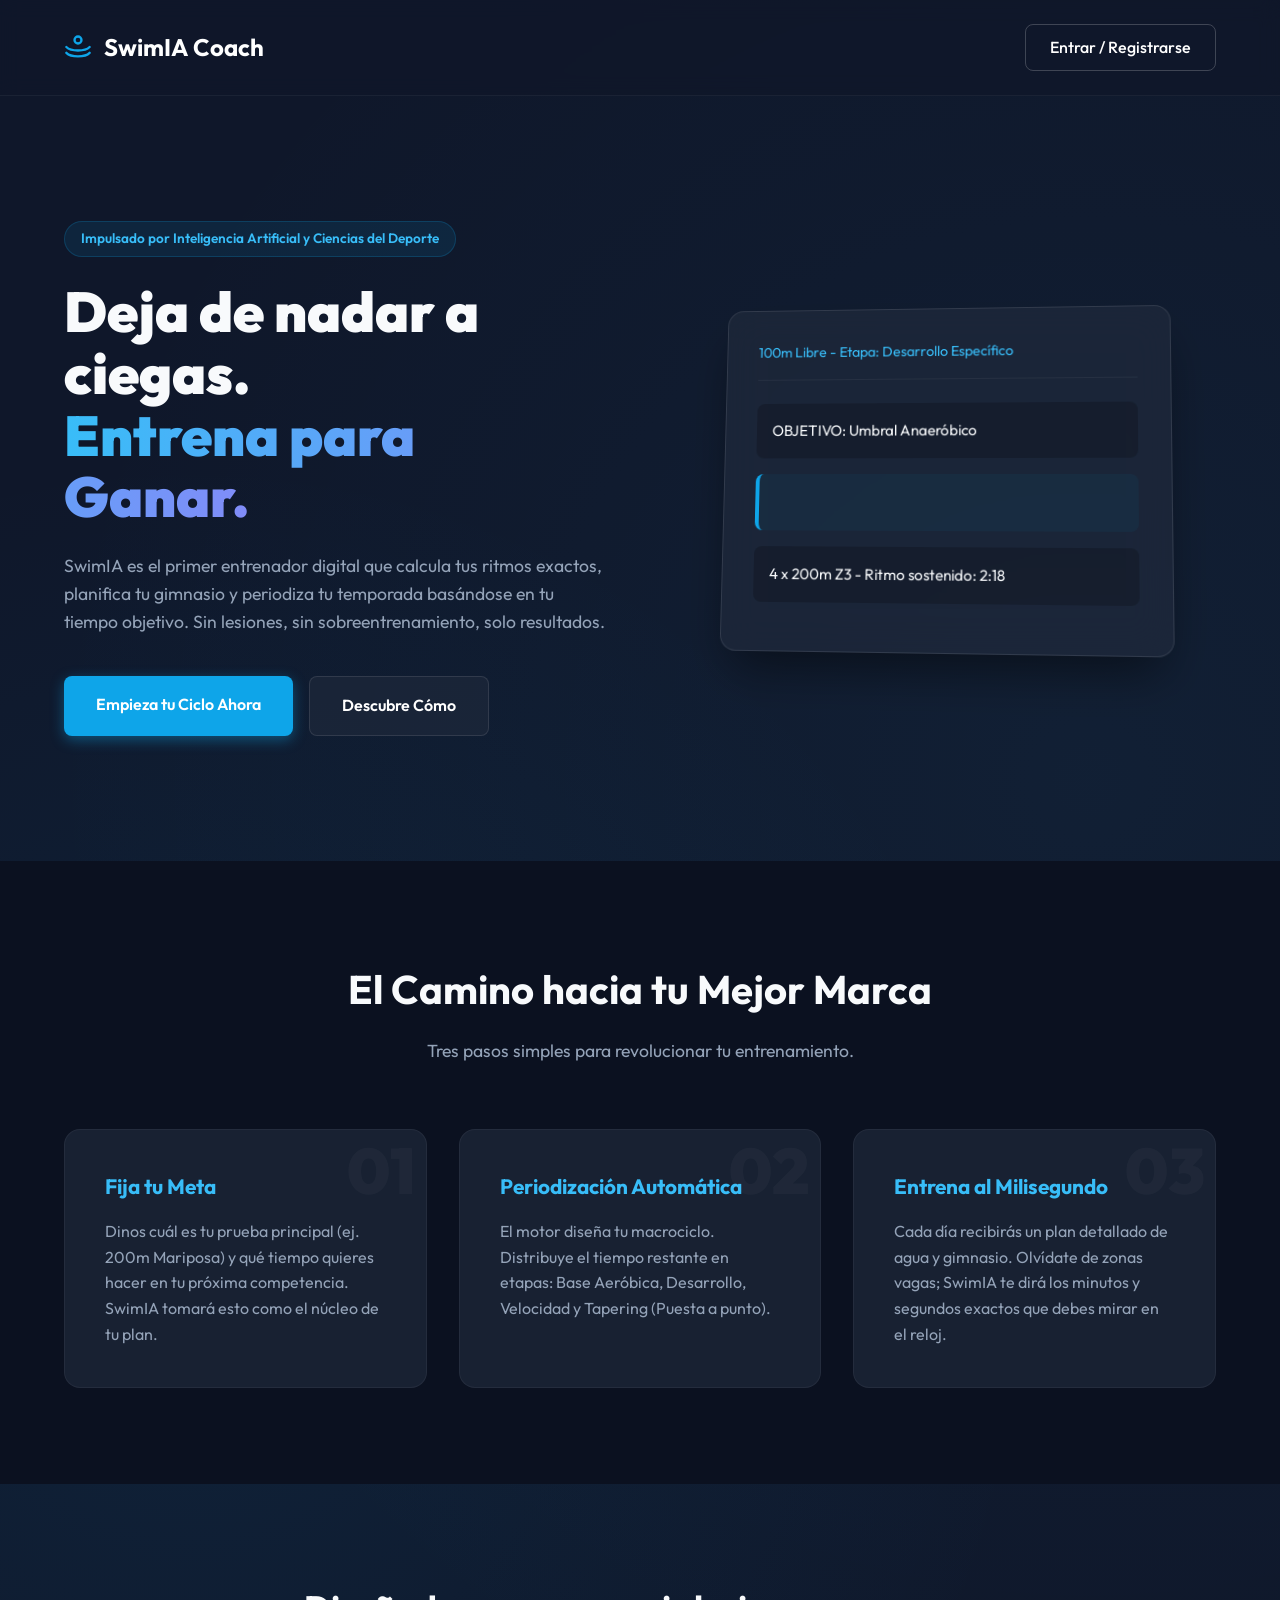
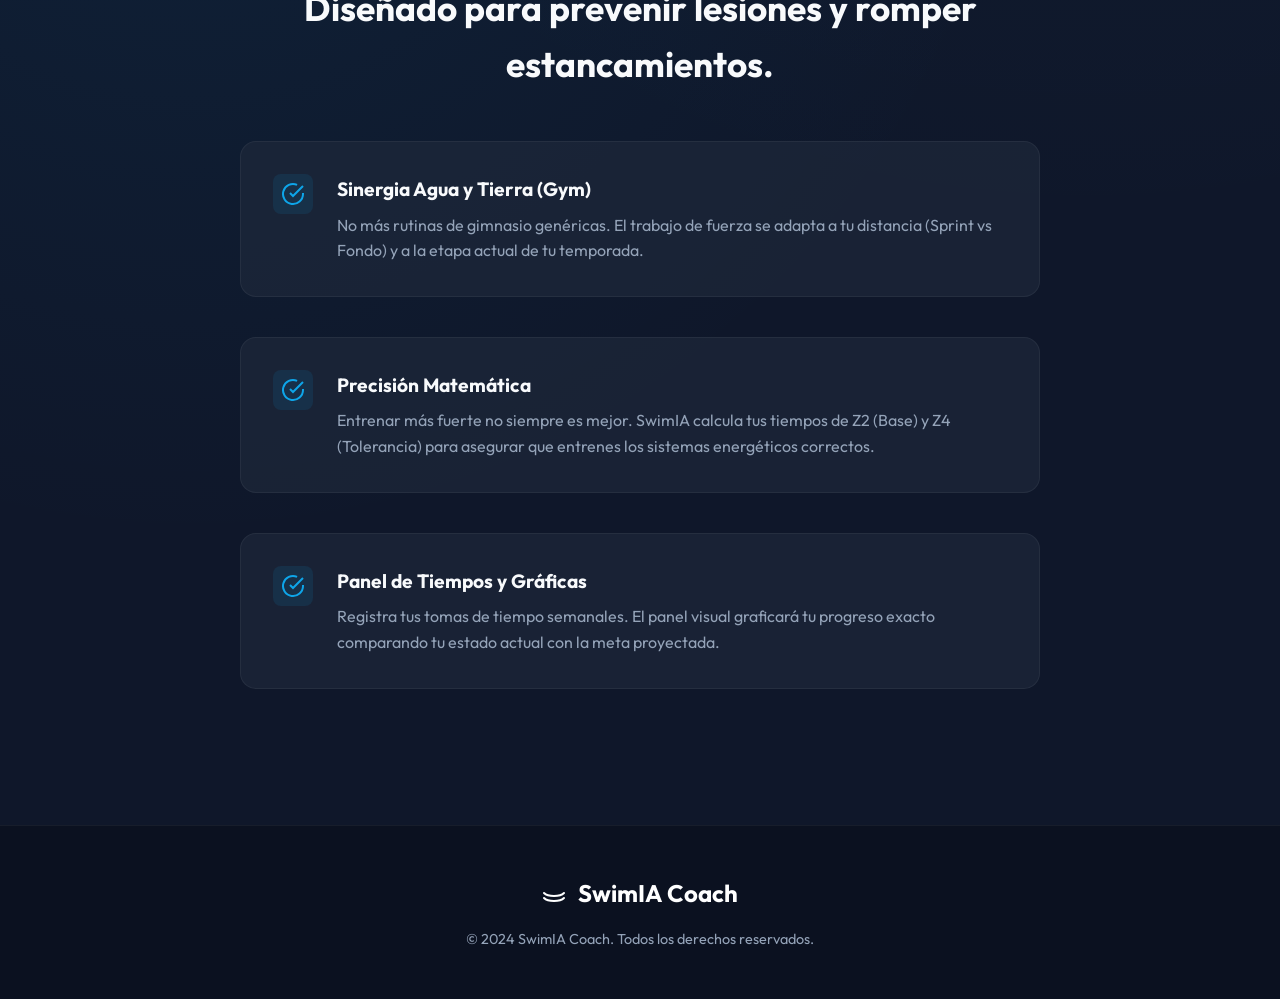
<file: index.html>
<!DOCTYPE html>
<html lang="es">
<head>
    <meta charset="UTF-8">
    <meta name="viewport" content="width=device-width, initial-scale=1.0">
    <title>SwimIA Coach - Tu Entrenador Inteligente</title>
    <link rel="preconnect" href="https://fonts.googleapis.com">
    <link rel="preconnect" href="https://fonts.gstatic.com" crossorigin>
    <link href="https://fonts.googleapis.com/css2?family=Outfit:wght@300;400;500;700;900&display=swap" rel="stylesheet">
    <link rel="stylesheet" href="landing.css">
</head>
<body>

    <!-- NAVBAR -->
    <nav class="navbar">
        <div class="logo">
            <svg width="28" height="28" viewBox="0 0 24 24" fill="none" xmlns="http://www.w3.org/2000/svg">
                <path d="M2 12C2 12 5 15 12 15C19 15 22 12 22 12" stroke="#0ea5e9" stroke-width="2" stroke-linecap="round" stroke-linejoin="round"/>
                <path d="M2 17C2 17 5 20 12 20C19 20 22 17 22 17" stroke="#0ea5e9" stroke-width="2" stroke-linecap="round" stroke-linejoin="round"/>
                <path d="M12 9C13.6569 9 15 7.65685 15 6C15 4.34315 13.6569 3 12 3C10.3431 3 9 4.34315 9 6C9 7.65685 10.3431 9 12 9Z" stroke="#0ea5e9" stroke-width="2" stroke-linecap="round" stroke-linejoin="round"/>
            </svg>
            <span>SwimIA Coach</span>
        </div>
        <a href="app.html" class="btn-login">Entrar / Registrarse</a>
    </nav>

    <!-- HERO SECTION -->
    <header class="hero">
        <div class="hero-content">
            <div class="badge">Impulsado por Inteligencia Artificial y Ciencias del Deporte</div>
            <h1>Deja de nadar a ciegas.<br><span class="highlight">Entrena para Ganar.</span></h1>
            <p>SwimIA es el primer entrenador digital que calcula tus ritmos exactos, planifica tu gimnasio y periodiza tu temporada basándose en tu tiempo objetivo. Sin lesiones, sin sobreentrenamiento, solo resultados.</p>
            <div class="cta-group">
                <a href="app.html" class="btn-primary">Empieza tu Ciclo Ahora</a>
                <a href="#como-funciona" class="btn-secondary">Descubre Cómo</a>
            </div>
        </div>
        <div class="hero-image">
            <div class="glass-card mockup">
                <div class="mockup-header">
                    <span>100m Libre - Etapa: Desarrollo Específico</span>
                </div>
                <div class="mockup-body">
                    <div class="mockup-line">OBJETIVO: Umbral Anaeróbico</div>
                    <div class="mockup-line highlight">8 x 100m Z4 - Ritmo exigente: 1:03</div>
                    <div class="mockup-line">4 x 200m Z3 - Ritmo sostenido: 2:18</div>
                </div>
            </div>
        </div>
    </header>

    <!-- STEPS SECTION (CÓMO FUNCIONA) -->
    <section id="como-funciona" class="steps">
        <div class="section-title">
            <h2>El Camino hacia tu Mejor Marca</h2>
            <p>Tres pasos simples para revolucionar tu entrenamiento.</p>
        </div>
        
        <div class="steps-grid">
            <div class="step-card">
                <div class="step-number">01</div>
                <h3>Fija tu Meta</h3>
                <p>Dinos cuál es tu prueba principal (ej. 200m Mariposa) y qué tiempo quieres hacer en tu próxima competencia. SwimIA tomará esto como el núcleo de tu plan.</p>
            </div>
            <div class="step-card">
                <div class="step-number">02</div>
                <h3>Periodización Automática</h3>
                <p>El motor diseña tu macrociclo. Distribuye el tiempo restante en etapas: Base Aeróbica, Desarrollo, Velocidad y Tapering (Puesta a punto).</p>
            </div>
            <div class="step-card">
                <div class="step-number">03</div>
                <h3>Entrena al Milisegundo</h3>
                <p>Cada día recibirás un plan detallado de agua y gimnasio. Olvídate de zonas vagas; SwimIA te dirá los minutos y segundos exactos que debes mirar en el reloj.</p>
            </div>
        </div>
    </section>

    <!-- BENEFITS SECTION -->
    <section class="benefits">
        <div class="benefits-container">
            <div class="benefit-content">
                <h2>Diseñado para prevenir lesiones y romper estancamientos.</h2>
                <ul class="benefit-list">
                    <li>
                        <svg viewBox="0 0 24 24" fill="none" stroke="#0ea5e9" stroke-width="2"><path d="M22 11.08V12a10 10 0 1 1-5.93-9.14"></path><polyline points="22 4 12 14.01 9 11.01"></polyline></svg>
                        <div>
                            <h4>Sinergia Agua y Tierra (Gym)</h4>
                            <p>No más rutinas de gimnasio genéricas. El trabajo de fuerza se adapta a tu distancia (Sprint vs Fondo) y a la etapa actual de tu temporada.</p>
                        </div>
                    </li>
                    <li>
                        <svg viewBox="0 0 24 24" fill="none" stroke="#0ea5e9" stroke-width="2"><path d="M22 11.08V12a10 10 0 1 1-5.93-9.14"></path><polyline points="22 4 12 14.01 9 11.01"></polyline></svg>
                        <div>
                            <h4>Precisión Matemática</h4>
                            <p>Entrenar más fuerte no siempre es mejor. SwimIA calcula tus tiempos de Z2 (Base) y Z4 (Tolerancia) para asegurar que entrenes los sistemas energéticos correctos.</p>
                        </div>
                    </li>
                    <li>
                        <svg viewBox="0 0 24 24" fill="none" stroke="#0ea5e9" stroke-width="2"><path d="M22 11.08V12a10 10 0 1 1-5.93-9.14"></path><polyline points="22 4 12 14.01 9 11.01"></polyline></svg>
                        <div>
                            <h4>Panel de Tiempos y Gráficas</h4>
                            <p>Registra tus tomas de tiempo semanales. El panel visual graficará tu progreso exacto comparando tu estado actual con la meta proyectada.</p>
                        </div>
                    </li>
                </ul>
            </div>
        </div>
    </section>

    <!-- FOOTER -->
    <footer>
        <div class="footer-content">
            <div class="logo">
                <svg width="24" height="24" viewBox="0 0 24 24" fill="none" xmlns="http://www.w3.org/2000/svg">
                    <path d="M2 12C2 12 5 15 12 15C19 15 22 12 22 12" stroke="#fff" stroke-width="2" stroke-linecap="round" stroke-linejoin="round"/>
                    <path d="M2 17C2 17 5 20 12 20C19 20 22 17 22 17" stroke="#fff" stroke-width="2" stroke-linecap="round" stroke-linejoin="round"/>
                </svg>
                <span>SwimIA Coach</span>
            </div>
            <p>&copy; 2024 SwimIA Coach. Todos los derechos reservados.</p>
        </div>
    </footer>

</body>
</html>
</file>
<file: landing.css>
:root {
    --primary: #0ea5e9;
    --primary-hover: #0284c7;
    --bg-dark: #0f172a;
    --card-bg: rgba(30, 41, 59, 0.7);
    --text-main: #f8fafc;
    --text-muted: #94a3b8;
    --accent: #38bdf8;
}

* {
    margin: 0;
    padding: 0;
    box-sizing: border-box;
    font-family: 'Outfit', sans-serif;
}

body {
    background-color: var(--bg-dark);
    color: var(--text-main);
    line-height: 1.6;
    overflow-x: hidden;
    /* Subtle background gradient */
    background-image: 
        radial-gradient(circle at 15% 50%, rgba(14, 165, 233, 0.08) 0%, transparent 50%),
        radial-gradient(circle at 85% 30%, rgba(56, 189, 248, 0.05) 0%, transparent 50%);
}

/* NAVBAR */
.navbar {
    display: flex;
    justify-content: space-between;
    align-items: center;
    padding: 1.5rem 5%;
    background: rgba(15, 23, 42, 0.8);
    backdrop-filter: blur(10px);
    border-bottom: 1px solid rgba(255,255,255,0.05);
    position: sticky;
    top: 0;
    z-index: 100;
}

.logo {
    display: flex;
    align-items: center;
    gap: 0.75rem;
    font-size: 1.5rem;
    font-weight: 700;
    color: white;
}

.btn-login {
    background: transparent;
    color: white;
    border: 1px solid rgba(255,255,255,0.2);
    padding: 0.6rem 1.5rem;
    border-radius: 8px;
    text-decoration: none;
    font-weight: 500;
    transition: all 0.3s ease;
}

.btn-login:hover {
    background: rgba(255,255,255,0.1);
    border-color: white;
}

/* HERO SECTION */
.hero {
    display: flex;
    align-items: center;
    justify-content: space-between;
    min-height: 85vh;
    padding: 4rem 5%;
    gap: 4rem;
}

.hero-content {
    flex: 1;
    max-width: 600px;
}

.badge {
    display: inline-block;
    background: rgba(14, 165, 233, 0.1);
    color: var(--accent);
    padding: 0.4rem 1rem;
    border-radius: 50px;
    font-size: 0.85rem;
    font-weight: 600;
    margin-bottom: 1.5rem;
    border: 1px solid rgba(14, 165, 233, 0.2);
}

.hero h1 {
    font-size: 3.5rem;
    line-height: 1.1;
    margin-bottom: 1.5rem;
    font-weight: 900;
}

.highlight {
    background: linear-gradient(to right, #38bdf8, #818cf8);
    -webkit-background-clip: text;
    color: transparent;
}

.hero p {
    font-size: 1.1rem;
    color: var(--text-muted);
    margin-bottom: 2.5rem;
}

.cta-group {
    display: flex;
    gap: 1rem;
}

.btn-primary {
    background: var(--primary);
    color: white;
    padding: 1rem 2rem;
    border-radius: 8px;
    text-decoration: none;
    font-weight: 600;
    transition: transform 0.2s, background 0.3s;
    box-shadow: 0 4px 14px rgba(14, 165, 233, 0.4);
}

.btn-primary:hover {
    background: var(--primary-hover);
    transform: translateY(-2px);
}

.btn-secondary {
    background: var(--card-bg);
    color: white;
    padding: 1rem 2rem;
    border-radius: 8px;
    text-decoration: none;
    font-weight: 600;
    border: 1px solid rgba(255,255,255,0.1);
    transition: background 0.3s;
}

.btn-secondary:hover {
    background: rgba(255,255,255,0.1);
}

.hero-image {
    flex: 1;
    display: flex;
    justify-content: center;
    position: relative;
}

.mockup {
    width: 100%;
    max-width: 450px;
    background: var(--card-bg);
    border-radius: 16px;
    border: 1px solid rgba(255,255,255,0.1);
    backdrop-filter: blur(20px);
    padding: 2rem;
    box-shadow: 0 25px 50px -12px rgba(0, 0, 0, 0.5);
    transform: perspective(1000px) rotateY(-5deg) rotateX(5deg);
    transition: transform 0.5s ease;
}

.mockup:hover {
    transform: perspective(1000px) rotateY(0deg) rotateX(0deg) translateY(-10px);
}

.mockup-header {
    font-size: 0.9rem;
    color: var(--accent);
    margin-bottom: 1.5rem;
    padding-bottom: 1rem;
    border-bottom: 1px solid rgba(255,255,255,0.05);
}

.mockup-line {
    background: rgba(0,0,0,0.2);
    padding: 1rem;
    border-radius: 8px;
    margin-bottom: 1rem;
    font-size: 0.95rem;
}

.mockup-line.highlight {
    border-left: 4px solid var(--primary);
    background: rgba(14, 165, 233, 0.05);
}

/* STEPS SECTION */
.steps {
    padding: 6rem 5%;
    background: #0b1120;
}

.section-title {
    text-align: center;
    margin-bottom: 4rem;
}

.section-title h2 {
    font-size: 2.5rem;
    margin-bottom: 1rem;
}

.section-title p {
    color: var(--text-muted);
    font-size: 1.1rem;
}

.steps-grid {
    display: grid;
    grid-template-columns: repeat(auto-fit, minmax(300px, 1fr));
    gap: 2rem;
}

.step-card {
    background: var(--card-bg);
    padding: 2.5rem;
    border-radius: 16px;
    border: 1px solid rgba(255,255,255,0.05);
    position: relative;
    overflow: hidden;
}

.step-number {
    font-size: 4rem;
    font-weight: 900;
    color: rgba(255,255,255,0.03);
    position: absolute;
    top: -10px;
    right: 10px;
}

.step-card h3 {
    font-size: 1.3rem;
    margin-bottom: 1rem;
    color: var(--accent);
}

.step-card p {
    color: var(--text-muted);
}

/* BENEFITS SECTION */
.benefits {
    padding: 6rem 5%;
}

.benefits-container {
    max-width: 800px;
    margin: 0 auto;
}

.benefit-content h2 {
    font-size: 2.2rem;
    margin-bottom: 3rem;
    text-align: center;
}

.benefit-list {
    list-style: none;
}

.benefit-list li {
    display: flex;
    gap: 1.5rem;
    margin-bottom: 2.5rem;
    background: var(--card-bg);
    padding: 2rem;
    border-radius: 16px;
    border: 1px solid rgba(255,255,255,0.05);
}

.benefit-list svg {
    width: 40px;
    height: 40px;
    flex-shrink: 0;
    background: rgba(14, 165, 233, 0.1);
    padding: 8px;
    border-radius: 8px;
}

.benefit-list h4 {
    font-size: 1.2rem;
    margin-bottom: 0.5rem;
}

.benefit-list p {
    color: var(--text-muted);
}

/* FOOTER */
footer {
    padding: 3rem 5%;
    text-align: center;
    border-top: 1px solid rgba(255,255,255,0.05);
    background: #0b1120;
}

.footer-content {
    display: flex;
    flex-direction: column;
    align-items: center;
    gap: 1rem;
}

footer p {
    color: var(--text-muted);
    font-size: 0.9rem;
}

/* RESPONSIVE */
@media (max-width: 1024px) {
    .hero h1 {
        font-size: 3rem;
    }
}

@media (max-width: 768px) {
    .navbar {
        padding: 1rem 5%;
    }
    
    .hero {
        flex-direction: column;
        text-align: center;
        padding: 2rem 5% 4rem 5%;
        gap: 3rem;
    }
    
    .hero-content {
        max-width: 100%;
    }
    
    .hero h1 {
        font-size: 2.5rem;
    }
    
    .cta-group {
        justify-content: center;
        flex-direction: column;
        gap: 1rem;
    }
    
    .hero-image {
        width: 100%;
        max-width: 400px;
        margin: 0 auto;
    }
    
    .mockup {
        transform: none !important;
        padding: 1.5rem;
    }
    
    .section-title h2 {
        font-size: 2rem;
    }
    
    .steps-grid {
        grid-template-columns: 1fr;
    }
    
    .benefit-list li {
        flex-direction: column;
        text-align: center;
        align-items: center;
        padding: 1.5rem;
    }
}

@media (max-width: 480px) {
    .hero h1 {
        font-size: 2rem;
    }
    
    .hero p {
        font-size: 1rem;
    }
    
    .step-card {
        padding: 1.5rem;
    }
}
</file>
